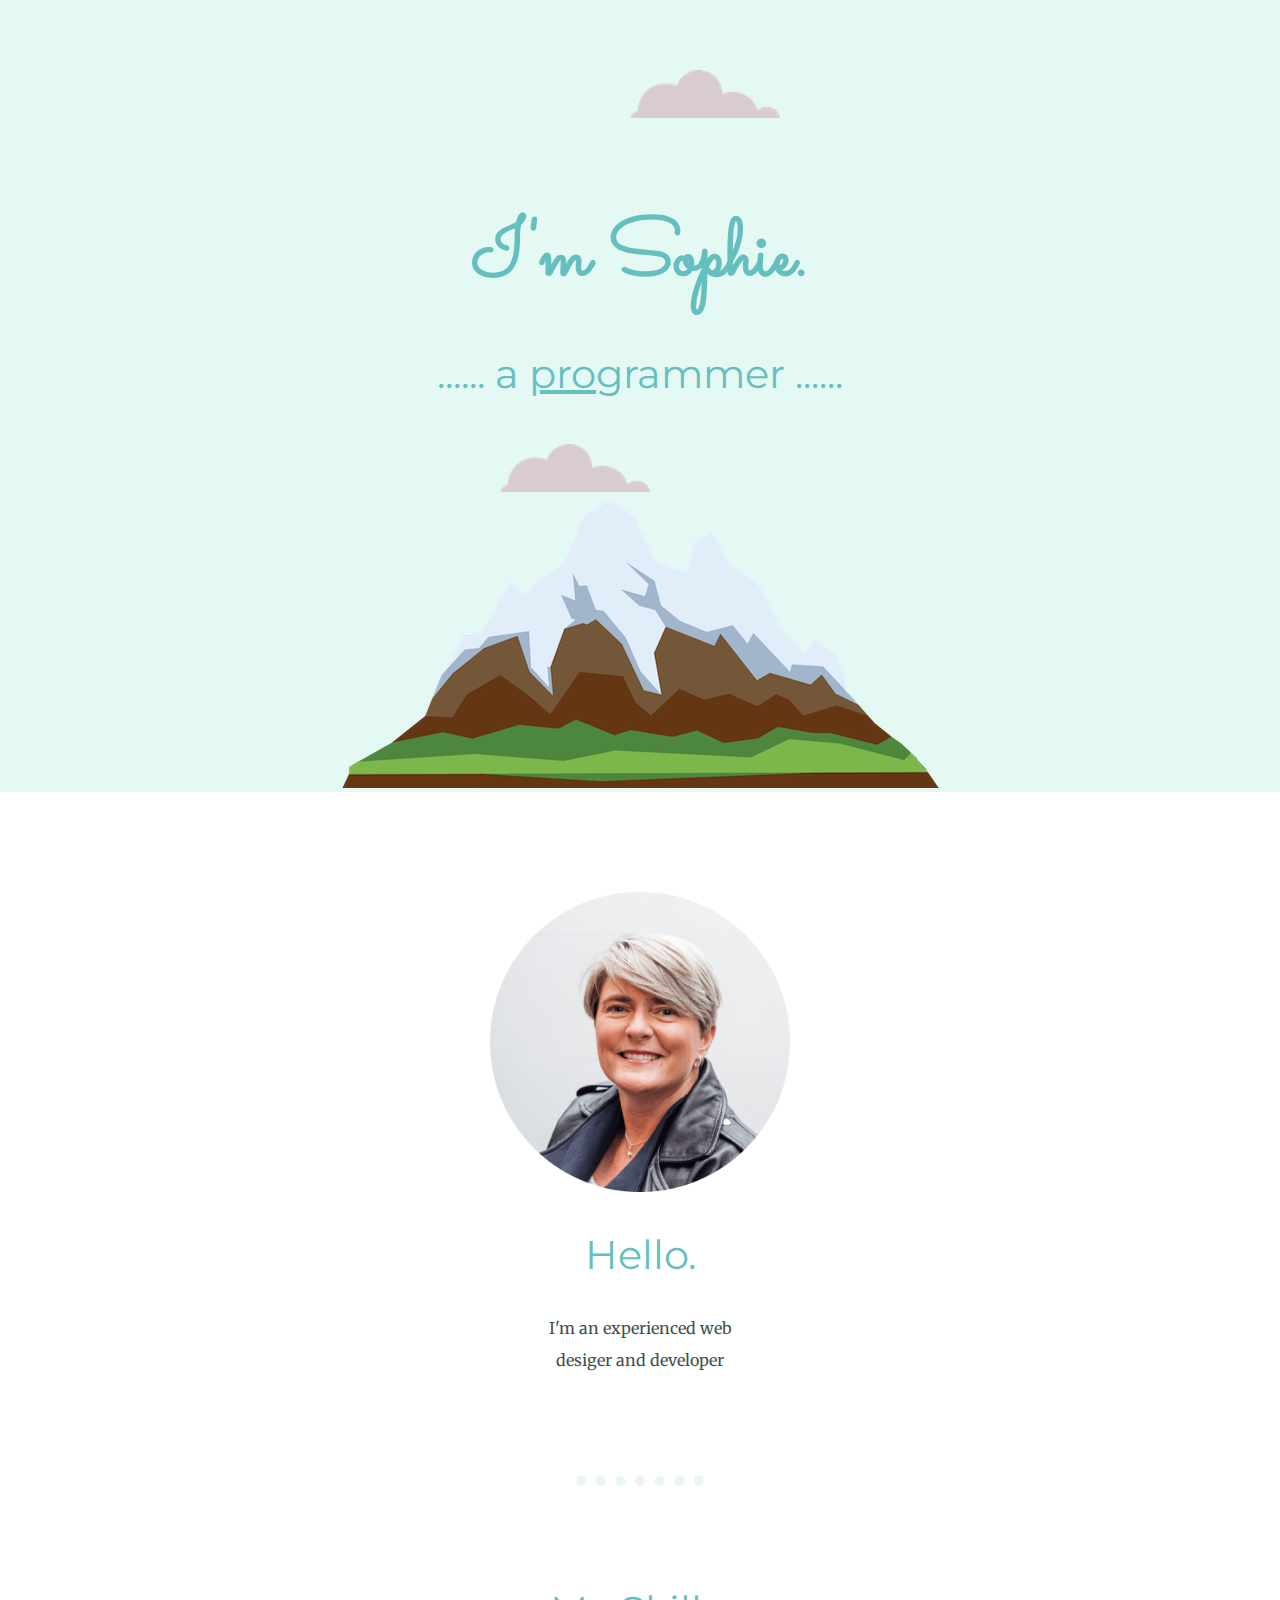
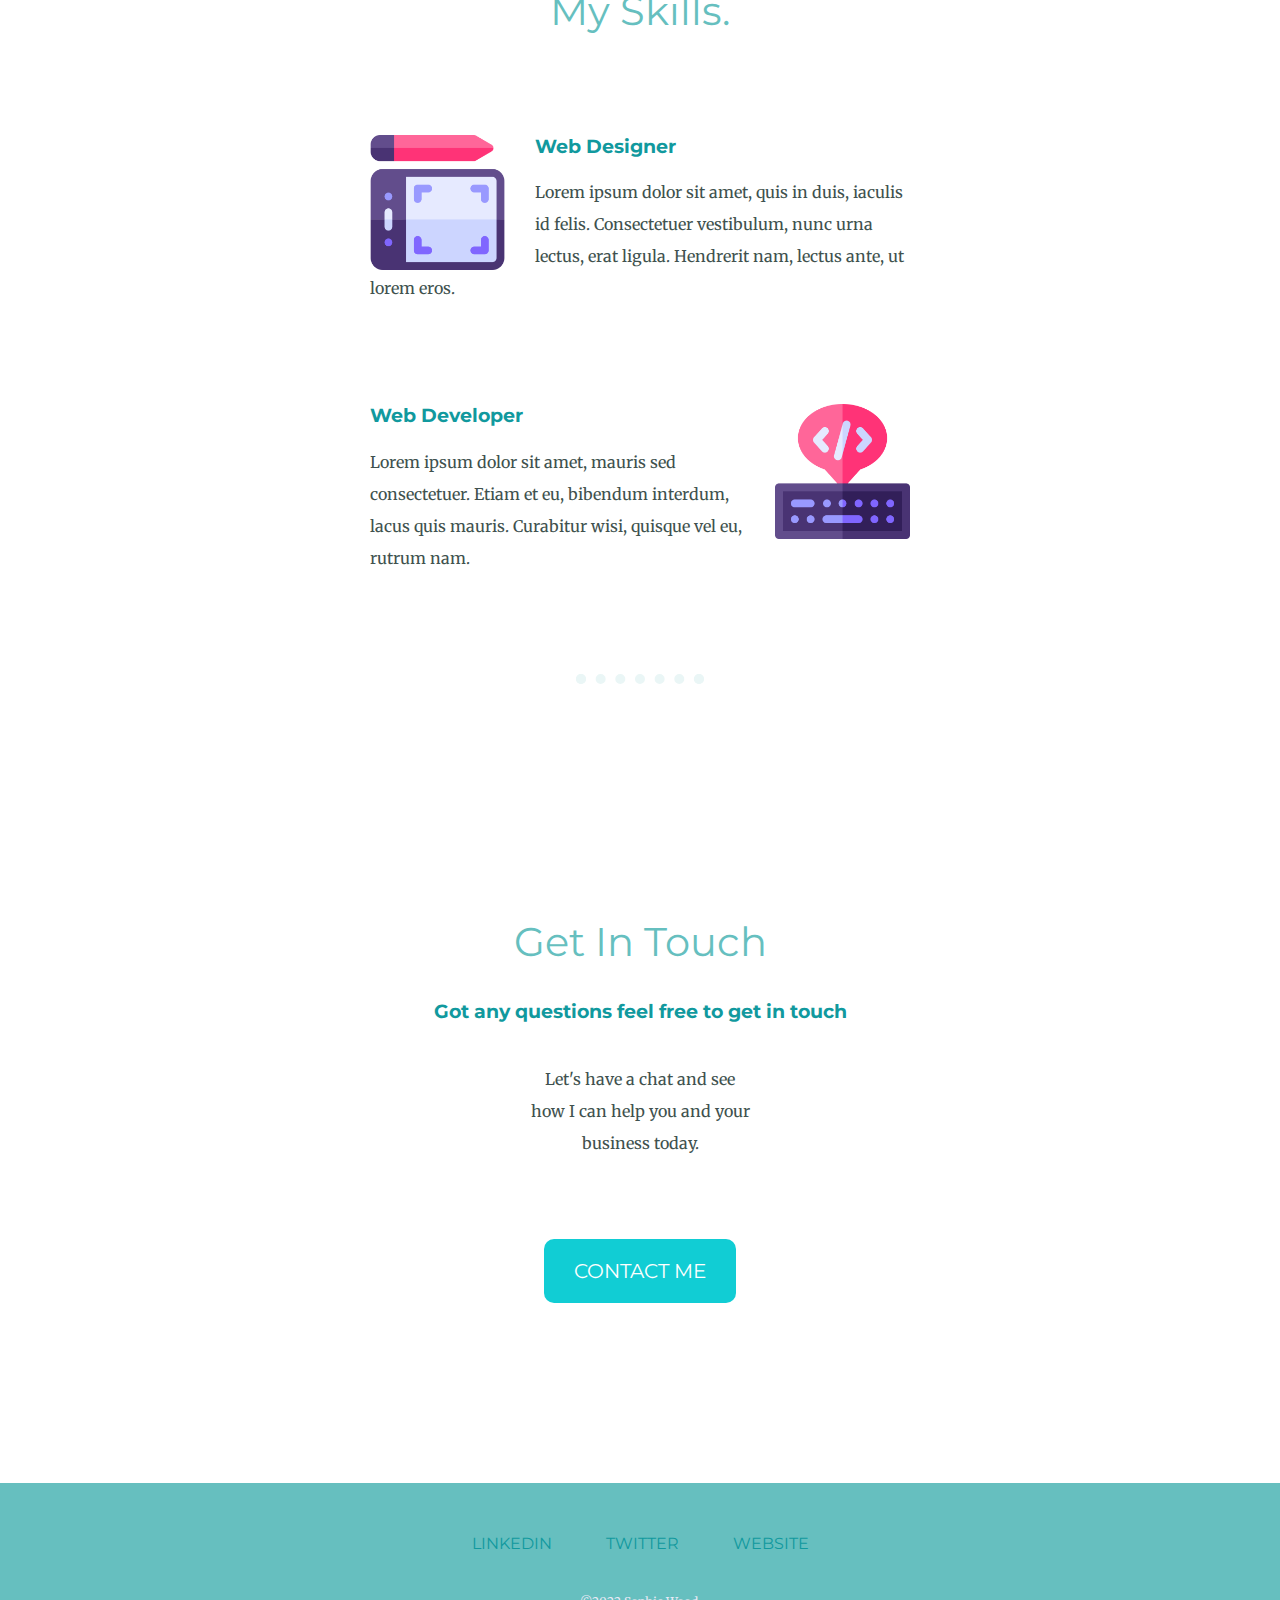
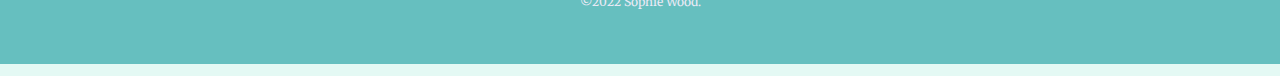
<file: index.html>
<!DOCTYPE html>
<html lang="en" dir="ltr">

<head>
  <meta charset="utf-8">
  <title>Sophie Wood</title>
  <link rel="stylesheet" href="css/styles.css">
  <link rel="icon" href="favicon.ico">
  <link rel="preconnect" href="https://fonts.googleapis.com">
  <link rel="preconnect" href="https://fonts.gstatic.com" crossorigin>
  <link href="https://fonts.googleapis.com/css2?family=Merriweather&family=Montserrat&family=Sacramento&display=swap" rel="stylesheet">
</head>

<body>
  <div class="top-container">
    <img class="top-cloud" src="images/cloud.png" alt="cloud-image">
    <h1>I'm Sophie.</h1>
    <h2>...... a <span class="pro">pro</span>grammer ......</h2>
    <img class="bottom-cloud" src="images/cloud.png" alt="cloud-image">
    <img class="mountains" src="images/mountain.png" alt="mountain-image">

  </div>

  <div class="middle-container">
    <div class="profile">
      <img class="sophie" src="images/Asset 1750px Med.png" alt="image of sophie">
      <h2>Hello.</h2>
      <p class="intro">I'm an experienced web desiger and developer</p>
    </div>
    <hr>
    <div class="skills">
      <h2>My Skills.</h2>
      <div class="skill-row">
        <img class="tablet-img" src="images/graphic-tablet.png" alt="web design image">
        <h3>Web Designer</h3>
        <p>Lorem ipsum dolor sit amet, quis in duis, iaculis id felis. Consectetuer vestibulum, nunc urna lectus, erat ligula. Hendrerit nam, lectus ante, ut lorem eros.</p>
      </div>
      <div class="skill-row">
        <img class="programming-img" src="images/programming.png" alt="programming image">
        <h3>Web Developer</h3>
        <p>Lorem ipsum dolor sit amet, mauris sed consectetuer. Etiam et eu, bibendum interdum, lacus quis mauris. Curabitur wisi, quisque vel eu, rutrum nam.</p>
      </div>
    </div>
    <hr>
    <div class="contact-me">
      <h2>Get In Touch</h2>
      <h3>Got any questions feel free to get in touch</h3>
      <p class="contact-message">Let's have a chat and see how I can help you and your business today.</p>
      <div class="button-margin">
        <a class="btn" href="mailto:name@email.com">CONTACT ME</a>
      </div>

    </div>
  </div>


  <div class="bottom-container">
    <a href="https://www.linkedin.com/">LinkedIn</a>
    <a href="https://twitter.com/">Twitter</a>
    <a href="https://www.appbrewery.co/">Website</a>
    <p class="copyright">©2022 Sophie Wood.</p>
  </div>

</body>

</html>
</file>
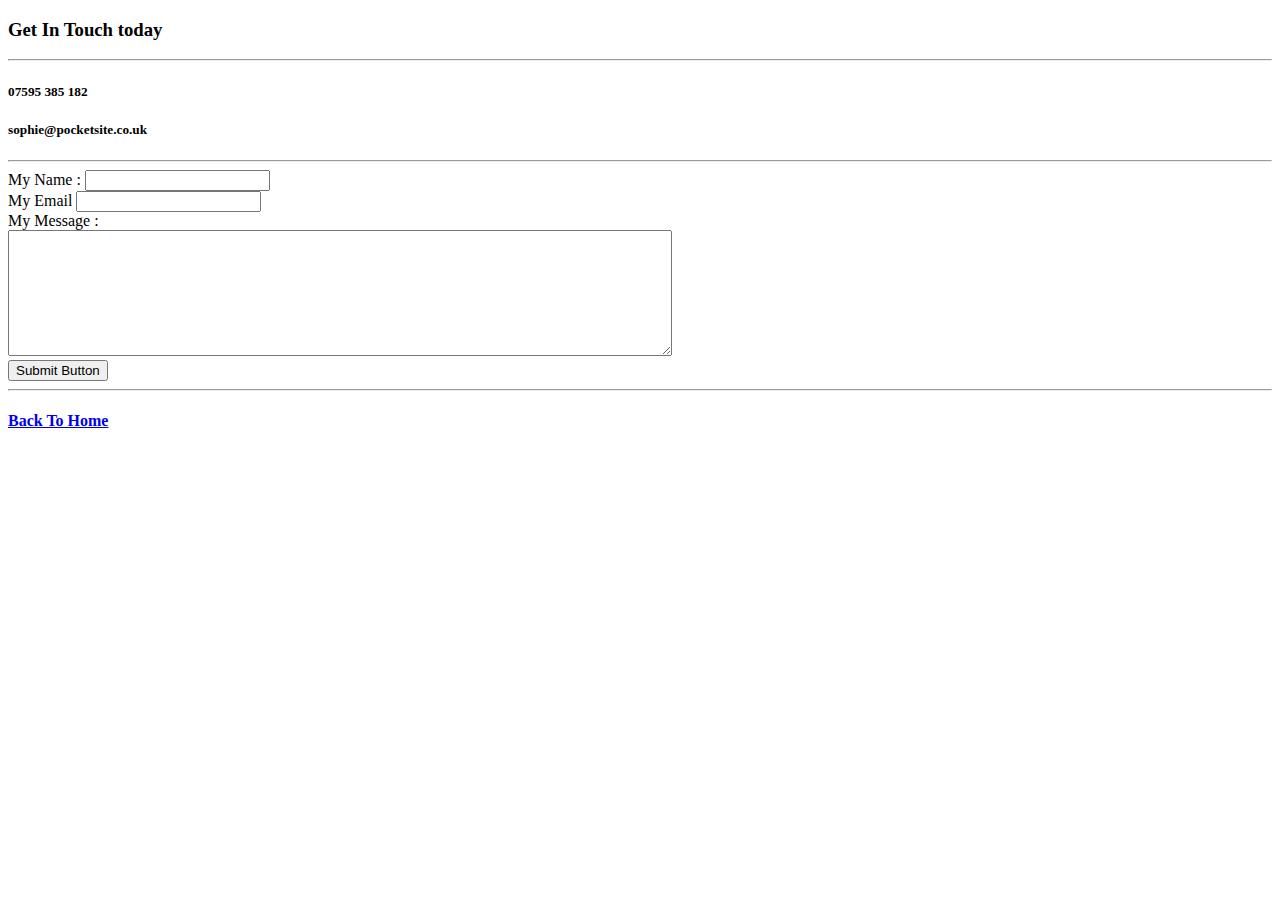
<file: contact.html>
<!DOCTYPE html>
<html lang="en" dir="ltr">

<head>
  <meta charset="utf-8">
  <title>Contact Me</title>
</head>

<body style="background-colour : blue;">
  <h3>Get In Touch today</h3>
  <hr>
  <h5>07595 385 182</h5>
  <h5>sophie@pocketsite.co.uk</h5>
  <hr>
  <form class="" action="mailto:sophiewood2@mac.com" method="post" enctype="text/plain">
    <label>My Name : </label>
    <input type="text" name="yourName" value=""><br>
    <label>My Email</label>
    <input type="email" name="yourEmail" value=""><br>
    <label>My Message :</label><br>
    <textarea name="yourMessage" rows="8" cols="80"></textarea>
    <br>
    <input type="submit" name="" value="Submit Button">
  </form>
  <hr>
  <h4><a href="index.html">Back To Home</a></h4>
</body>

</html>
</file>
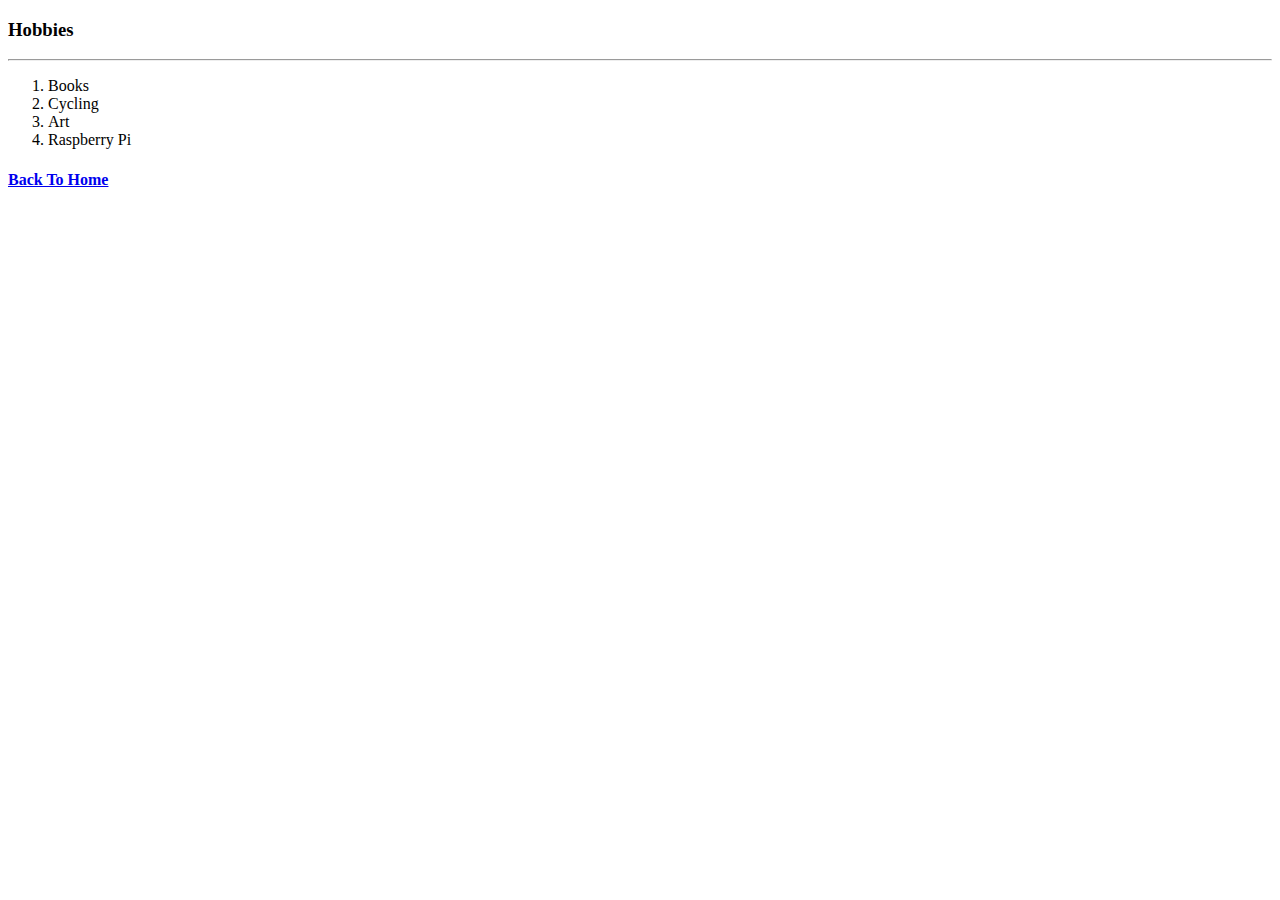
<file: hobbies.html>
<!DOCTYPE html>
<html lang="en" dir="ltr">
  <head>
    <meta charset="utf-8">
    <title>My Hobbies</title>
  </head>
  <body>
    <h3>Hobbies</h3>
    <hr>
    <ol>
      <li>Books</li>
      <li>Cycling</li>
      <li>Art</li>
      <li>Raspberry Pi</li>
    </ol>
    <h4><a href="index.html">Back To Home</a></h4>
  </body>
</html>
</file>
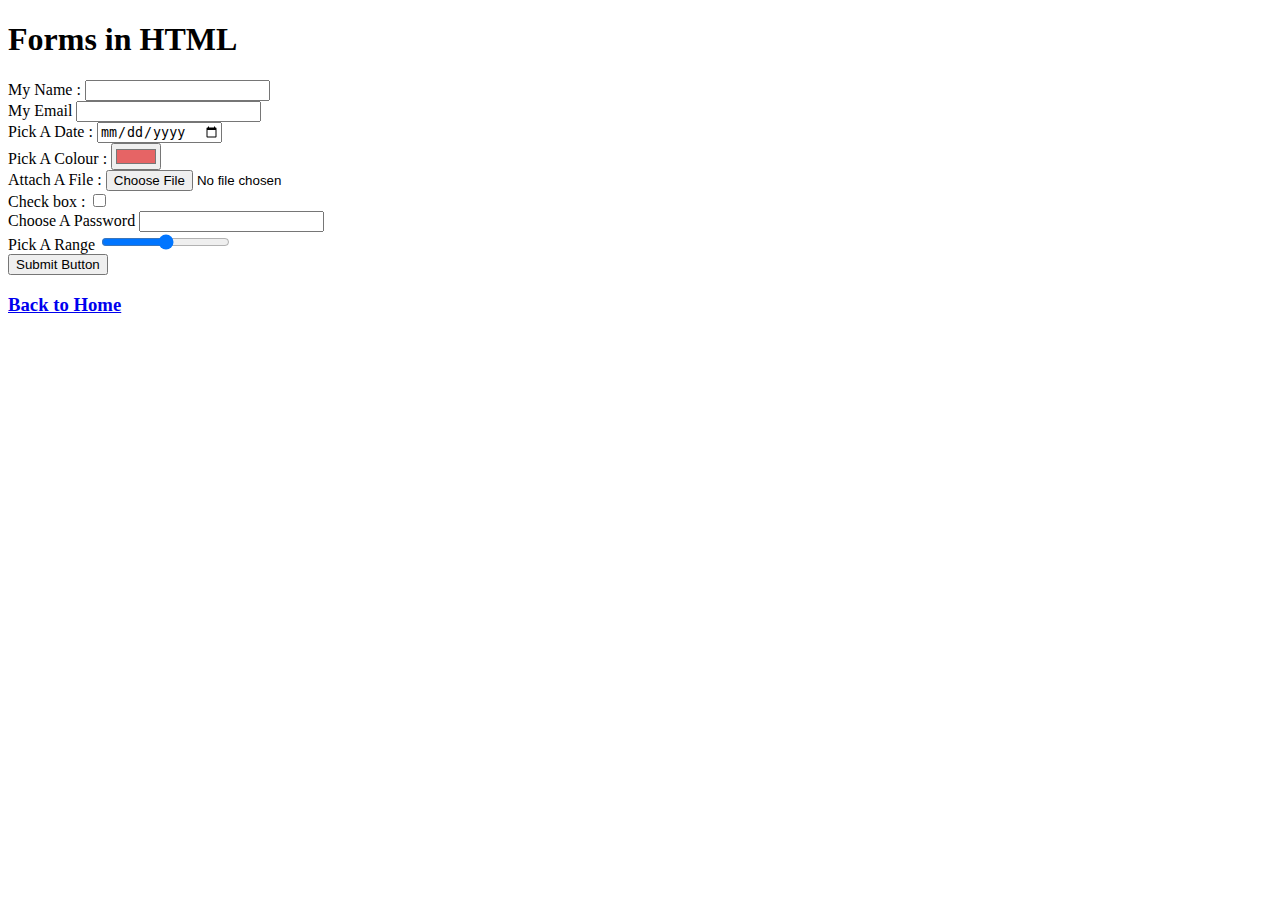
<file: inputs.html>
<!DOCTYPE html>
<html lang="en" dir="ltr">

<head>
  <meta charset="utf-8">
  <title></title>
</head>

<body>
  <h1>Forms in HTML</h1>
  <form class="" action="index.html" method="post">
    <label>My Name : </label>
    <input type="text" name="" value=""><br>
    <label>My Email</label>
    <input type="email" name="" value=""><br>
    <label>Pick A Date : </label>
    <input type="date" name="" value=""><br>
    <label>Pick A Colour : </label>
    <input type="color" name="" value="#e66465"><br>
    <label>Attach A File : </label>
    <input type="file" name="" value=""><br>
    <label>Check box :</label>
    <input type="checkbox" name="" value=""><br>
    <label>Choose A Password</label>
    <input type="password" name="" value=""><br>
    <label>Pick A Range</label>
    <input type="range" name="" value="">
    <br>
    <input type="submit" name="" value="Submit Button">
  </form>

  <h3><a href="index.html">Back to Home</a></h3>
</body>

</html>
</file>
<file: css/styles.css>
body {
  color: #40514E;
  margin: 50px 0 0 0;
  text-align: center;
  background-color: #E4F9F4;
  font-family: 'Merriweather', sans-serif;
}

p {
  line-height: 2;
}

h1 {
  color: #66BFBF;
  margin: 50px auto 0 auto;
  font-size: 5em;
  font-family: 'Sacramento', cursive;
}

h2 {
  color: #66BFBF;
  font-weight: normal;
  font-size: 2.5rem;
  font-family: 'Montserrat', sans-serif;
}

h3 {
  color: #11999E;
  font-family: 'Montserrat', sans-serif;
}

hr {
  margin: 100px auto;
  border: 10px dotted #EAF6F6;
  border-bottom: none;
  width: 10%;
}

a {
  margin: 25px;
  color: #11999E;
  font-family: 'Montserrat', sans-serif;
  text-transform: uppercase;
  text-decoration: none;
}

a:hover {
  color: #EAEAF6;
}

.skill-row {
  width: 50%;
  margin: 100px auto;
  text-align: left;
}

.sophie {
  width: 300px;
}

.intro {
  width: 20%;
  margin: auto;
}

.tablet-img {
  width: 25%;
  margin-right: 30px;
  float: left;
}

.programming-img {
  width: 25%;
  margin-left: 30px;
  float: right;
}

.top-container {
  padding-top: 100px;
  position: relative;
}

.top-cloud {
  position: absolute;
  right: 500px;
  top: 20px;
}

.bottom-cloud {
  position: absolute;
  left: 500px;
  bottom: 300px;
}

.pro {
  text-decoration: underline;
}

.middle-container {
  background-color: #ffffff;
  padding: 100px;
}

.contact-me {
  padding: 100px;
  background-color: #ffffff;
}

.bottom-container {
  padding-top: 50px;
  background-color: #66BFBF;
}

.button-margin {
  margin-top: 100px;
}

.contact-message {
  width: 25%;
  margin: 40px auto 35px;
}

.btn {
  -webkit-border-radius: 10;
  -moz-border-radius: 10;
  border-radius: 10px;
  font-family: 'Montserrat', sans-serif;
  color: #ffffff;
  font-size: 20px;
  background: #11cdd4;
  padding: 20px 30px 20px 30px;
  text-decoration: none;
}

.btn:hover {
  background: #2bc4ad;
  text-decoration: none;
}

.copyright {
  color: #EAEAF6;
  font-size: 0.75rem;
  padding-top: 25px;
  padding-bottom: 50px;
}
</file>
